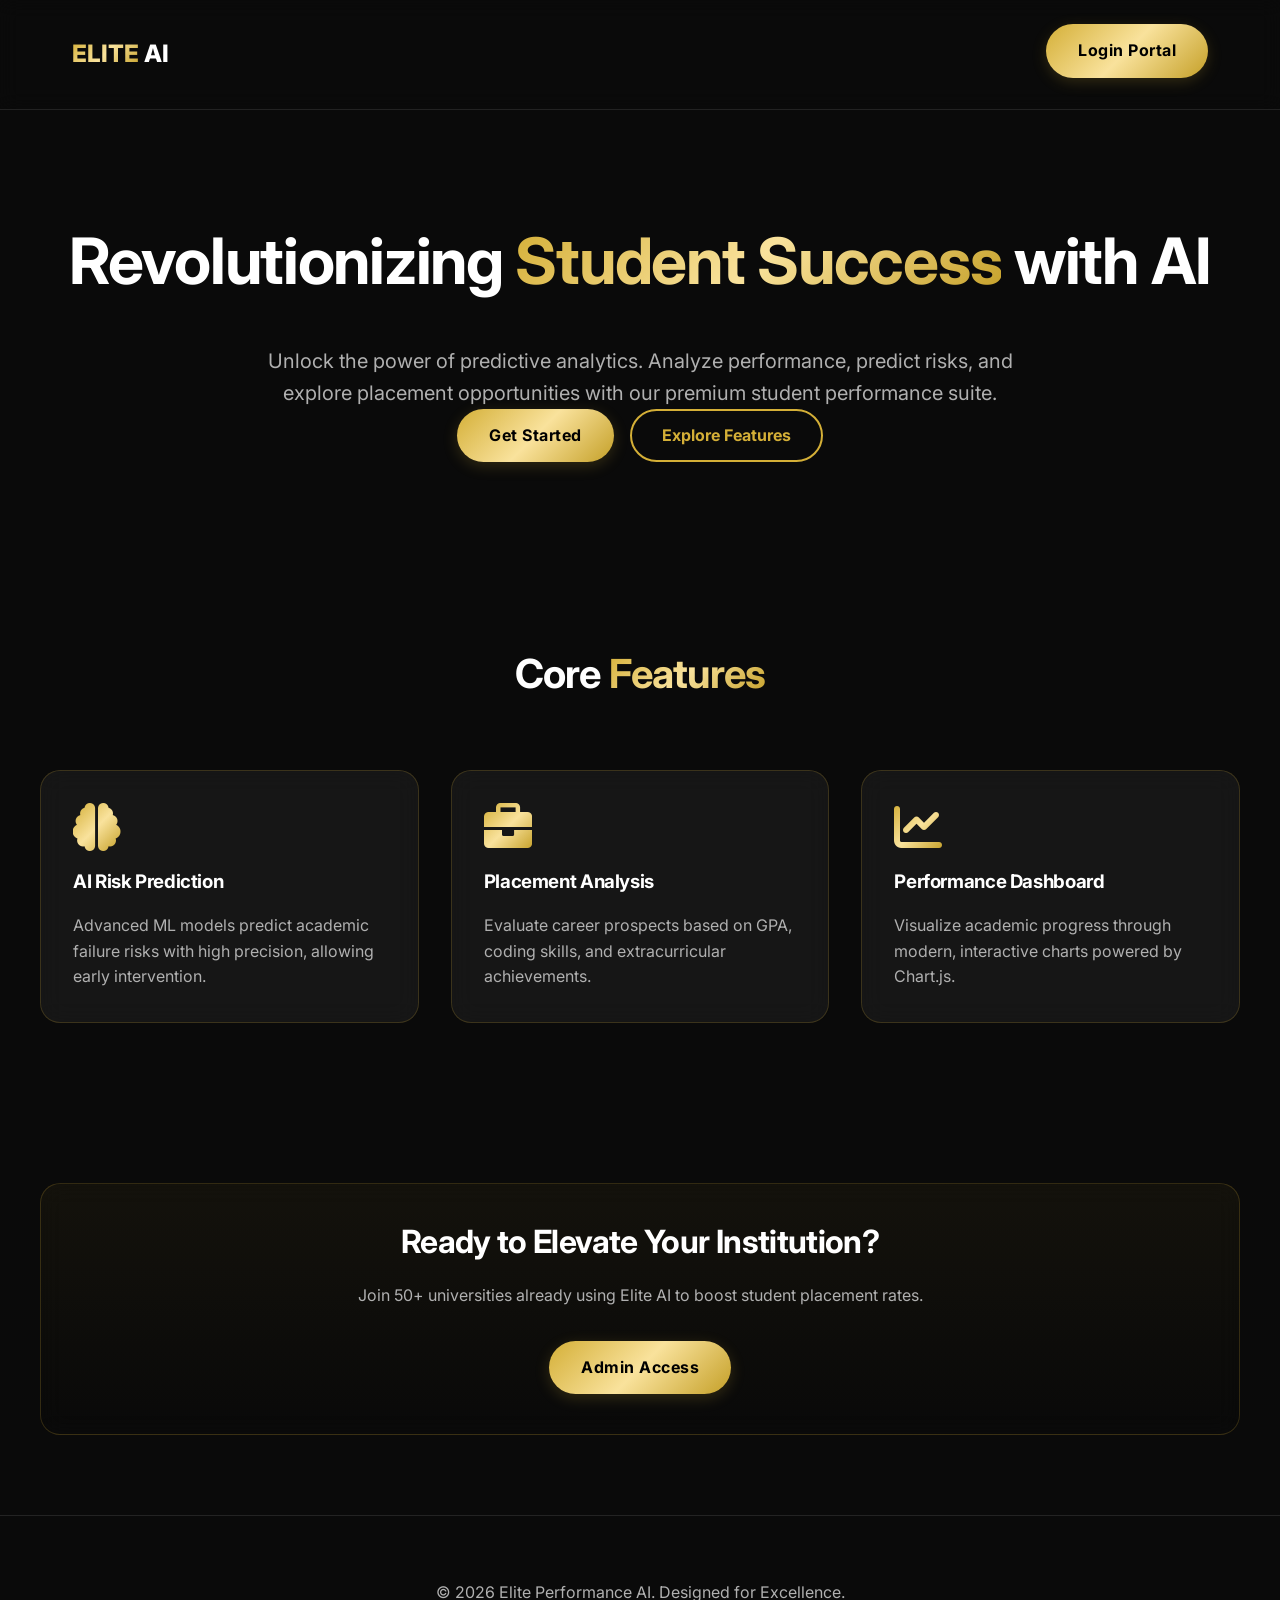
<file: index.html>
<!DOCTYPE html>
<html lang="en">

<head>
    <meta charset="UTF-8">
    <meta name="viewport" content="width=device-width, initial-scale=1.0">
    <title>Elite Performance AI | Student Performance Analyzer</title>
    <link rel="stylesheet" href="style.css">
    <link rel="stylesheet" href="https://cdnjs.cloudflare.com/ajax/libs/font-awesome/6.0.0/css/all.min.css">
    <link href="https://fonts.googleapis.com/css2?family=Inter:wght@400;600;700;800&display=swap" rel="stylesheet">
</head>

<body>
    <nav>
        <div class="container nav-content">
            <div class="logo"><span class="gold-gradient-text">ELITE</span> AI</div>
            <div class="nav-links">
                <a href="login.html" class="btn-premium">Login Portal</a>
            </div>
        </div>
    </nav>

    <main>
        <section class="hero container p-y-100 text-center">
            <div class="animate-fade-in">
                <h1 class="font-huge m-b-2">Revolutionizing <span class="gold-gradient-text">Student Success</span> with
                    AI</h1>
                <p class="font-lead gray-text max-w-800 m-auto m-b-3">
                    Unlock the power of predictive analytics. Analyze performance, predict risks, and explore placement
                    opportunities with our premium student performance suite.
                </p>
                <div class="flex-row gap-1 justify-center">
                    <a href="login.html" class="btn-premium">Get Started</a>
                    <a href="#features" class="btn-outline-gold">Explore Features</a>
                </div>
            </div>
        </section>

        <section id="features" class="container p-y-80">
            <h2 class="text-center font-large m-b-4">Core <span class="gold-gradient-text">Features</span></h2>
            <div class="grid-3">
                <div class="glass-card">
                    <i class="fas fa-brain fa-3x gold-gradient-text m-b-1"></i>
                    <h3>AI Risk Prediction</h3>
                    <p class="gray-text m-t-1">Advanced ML models predict academic failure risks with high precision,
                        allowing early intervention.</p>
                </div>
                <div class="glass-card">
                    <i class="fas fa-briefcase fa-3x gold-gradient-text m-b-1"></i>
                    <h3>Placement Analysis</h3>
                    <p class="gray-text m-t-1">Evaluate career prospects based on GPA, coding skills, and
                        extracurricular achievements.</p>
                </div>
                <div class="glass-card">
                    <i class="fas fa-chart-line fa-3x gold-gradient-text m-b-1"></i>
                    <h3>Performance Dashboard</h3>
                    <p class="gray-text m-t-1">Visualize academic progress through modern, interactive charts powered by
                        Chart.js.</p>
                </div>
            </div>
        </section>

        <section class="container p-y-80 text-center">
            <div class="glass-card animate-fade-in hero-cta-bg">
                <h2 class="font-medium m-b-1">Ready to Elevate Your Institution?</h2>
                <p class="gray-text m-b-2">Join 50+ universities already using Elite AI to boost student placement
                    rates.</p>
                <a href="login.html" class="btn-premium">Admin Access</a>
            </div>
        </section>
    </main>
    <footer class="p-y-4 border-top text-center">
        <p class="gray-text">&copy; 2026 Elite Performance AI. Designed for Excellence.</p>
    </footer>
    <script src="script.js"></script>
</body>

</html>
</file>
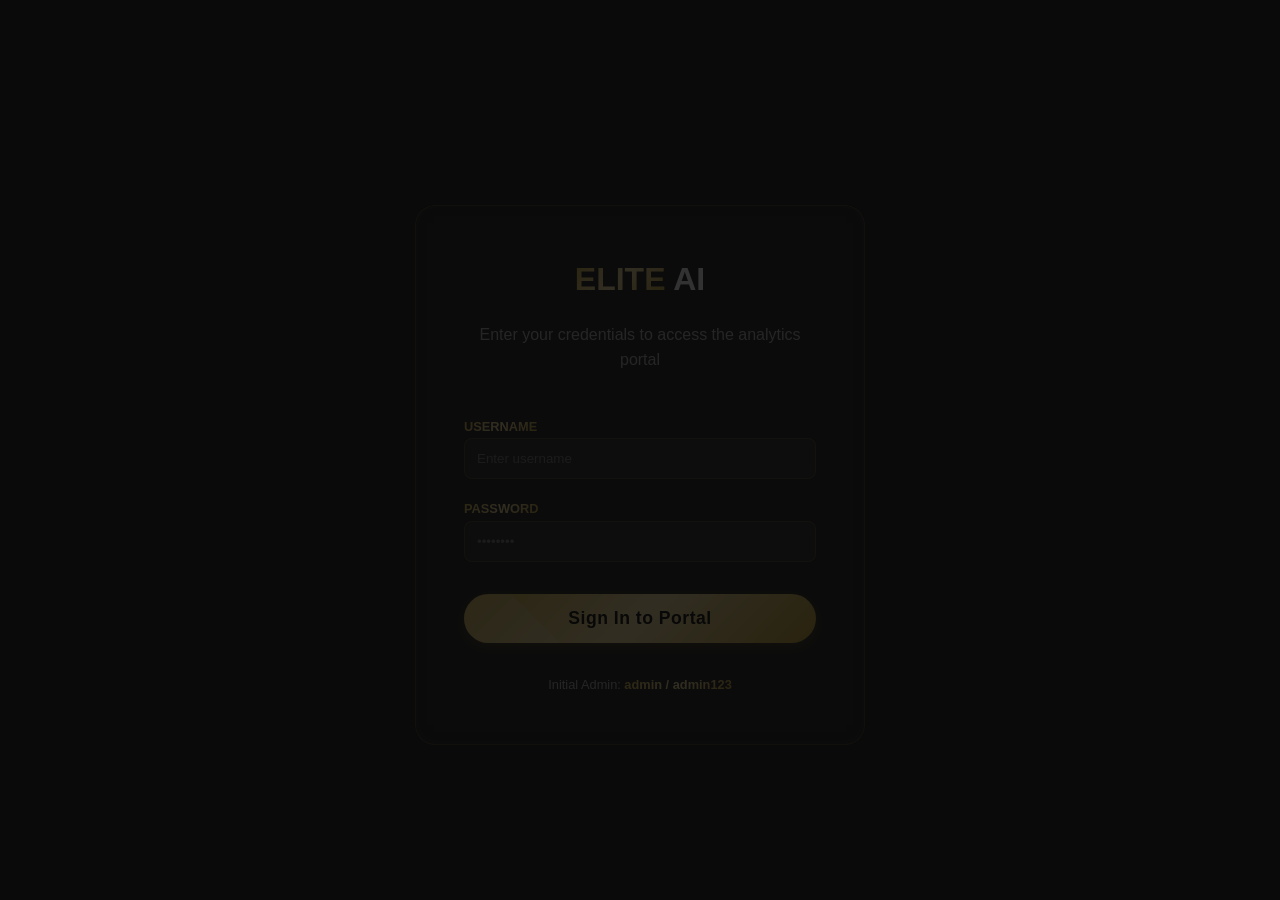
<file: admin.html>
<!DOCTYPE html>
<html lang="en">

<head>
    <meta charset="UTF-8">
    <meta name="viewport" content="width=device-width, initial-scale=1.0">
    <title>Elite AI | Managed Admin Console</title>
    <!-- External CSS -->
    <link rel="stylesheet" href="style.css">
    <!-- Font Awesome -->
    <link rel="stylesheet" href="https://cdnjs.cloudflare.com/ajax/libs/font-awesome/6.0.0/css/all.min.css">
    <!-- Google Fonts -->
    <link href="https://fonts.googleapis.com/css2?family=Inter:wght@300;400;500;600;700&display=swap" rel="stylesheet">
</head>

<body onload="initializeDashboard()">
    <!-- Premium Sidebar -->
    <div class="sidebar">
        <div class="logo">
            <span class="gold-gradient-text">ELITE</span> AI
        </div>
        <nav class="sidebar-nav">
            <a href="admin.html" class="nav-item active">
                <i class="fas fa-users"></i>
                <span>All Students</span>
            </a>
            <button type="button" onclick="showAddModal()" class="nav-item btn-trigger">
                <i class="fas fa-plus"></i>
                <span>Add Student</span>
            </button>
        </nav>
        <button type="button" onclick="logout()" class="logout-btn">
            <i class="fas fa-sign-out-alt"></i>
            <span>Logout</span>
        </button>
    </div>
    <!-- Main Content Area -->
    <main class="main-content">
        <header class="dashboard-header">
            <div>
                <h1>Admin <span class="gold-gradient-text">Dashboard</span></h1>
                <p class="subtitle">Manage student data and performance metrics.</p>
            </div>
            <div class="header-actions">
                <div class="stats-mini">
                    <span id="studentCount">0</span> Students Enrolled
                </div>
            </div>
        </header>
        <!-- Student Records Table -->
        <section class="table-container glass-card">
            <div class="table-wrapper">
                <table id="mainTable">
                    <thead>
                        <tr>
                            <th>Roll No</th>
                            <th>Student Name</th>
                            <th>Department</th>
                            <th>GPA</th>
                            <th>Attendance</th>
                            <th>Actions</th>
                        </tr>
                    </thead>
                    <tbody id="studentTableBody">
                        <!-- Dynamic Rows Injected via script.js -->
                    </tbody>
                </table>
            </div>
            <!-- Empty State Message -->
            <div id="noDataMessage" class="empty-state">
                <i class="fas fa-folder-open fa-3x"></i>
                <p>No student records found in the database.</p>
            </div>
        </section>
    </main>
    <!-- Add Student Modal (Glassmorphism Modal) -->
    <div id="studentModal" class="modal-overlay">
        <div class="modal-content glass-card animate-fade-in">
            <div class="modal-header">
                <h2>Enroll <span class="gold-gradient-text">New Student</span></h2>
                <button type="button" class="close-btn" onclick="hideAddModal()" aria-label="Close modal">
                    <i class="fas fa-times"></i>
                </button>
            </div>
            <form id="addStudentForm" onsubmit="handleAddStudent(event)" class="premium-form">
                <div class="form-grid">
                    <div class="form-group">
                        <label for="sName">Full Name</label>
                        <input type="text" id="sName" placeholder="e.g. John Doe" required autocomplete="off">
                    </div>
                    <div class="form-group">
                        <label for="sRoll">Roll No</label>
                        <input type="text" id="sRoll" placeholder="e.g. CS202601" required autocomplete="off">
                    </div>
                </div>
                <div class="form-group full-width">
                    <label for="sDept">Academic Department</label>
                    <input type="text" id="sDept" placeholder="e.g. Computer Science" required autocomplete="off">
                </div>
                <div class="form-grid">
                    <div class="form-group">
                        <label for="sAttendance">Attendance (%)</label>
                        <input type="number" step="0.01" min="0" max="100" id="sAttendance" placeholder="85.5" required>
                    </div>
                    <div class="form-group">
                        <label for="sGPA">Overall GPA</label>
                        <input type="number" step="0.01" min="0" max="10" id="sGPA" placeholder="8.5" required>
                    </div>
                </div>
                <div class="form-grid">
                    <div class="form-group">
                        <label for="sCoding">Coding (0-10)</label>
                        <input type="number" min="0" max="10" id="sCoding" placeholder="9" required>
                    </div>
                    <div class="form-group">
                        <label for="sComm">Comm. (0-10)</label>
                        <input type="number" min="0" max="10" id="sComm" placeholder="8" required>
                    </div>
                </div>
                <div class="form-actions">
                    <button type="submit" class="btn-premium">Commit Record</button>
                    <button type="button" class="btn-outline-gold" onclick="hideAddModal()">Cancel</button>
                </div>
            </form>
        </div>
    </div>
    <!-- Notification system container -->
    <div id="notificationArea"></div>
    <!-- Main JavaScript Logic -->
    <script src="script.js"></script>
</body>

</html>
</file>
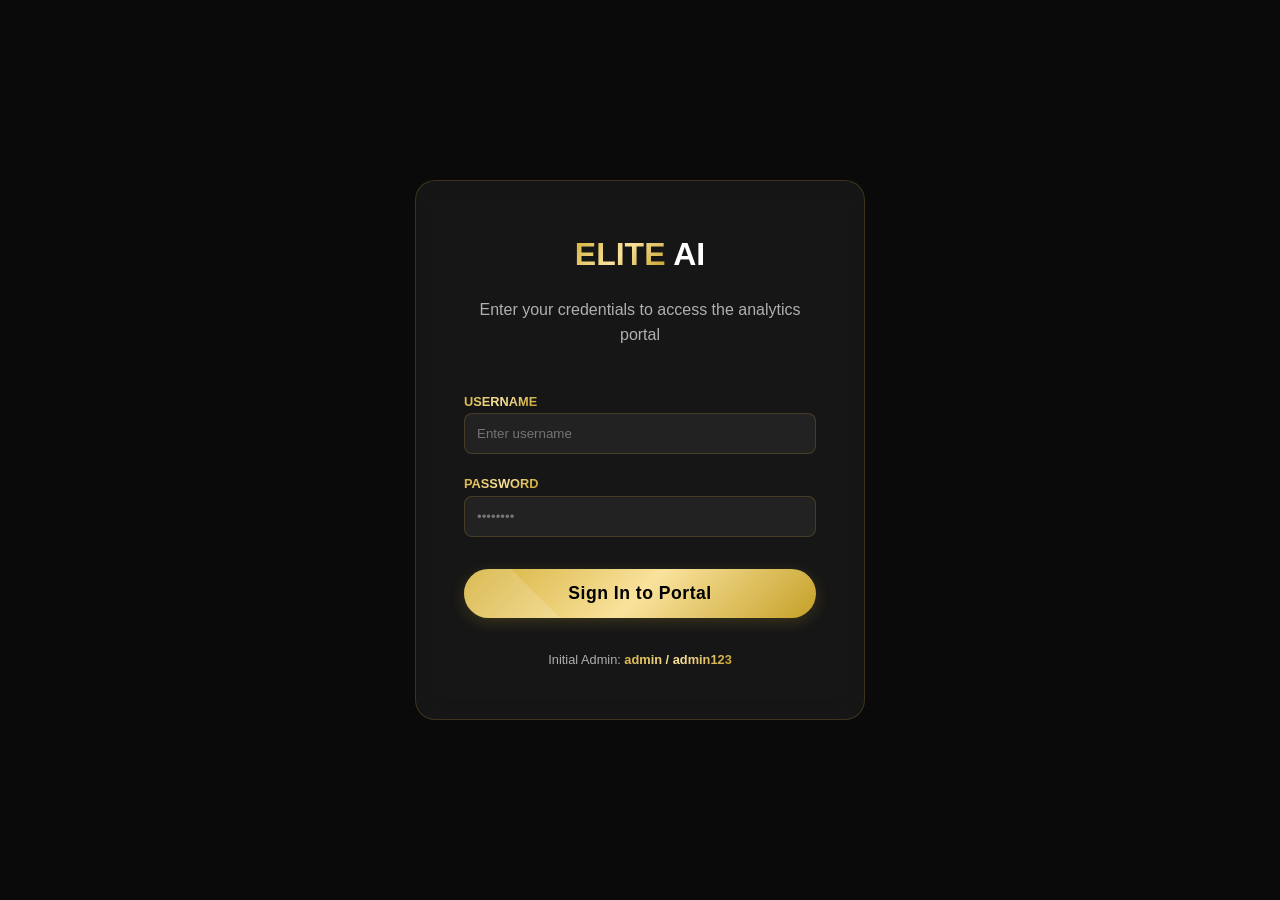
<file: login.html>
<!DOCTYPE html>
<html lang="en">

<head>
    <meta charset="UTF-8">
    <meta name="viewport" content="width=device-width, initial-scale=1.0">
    <title>Elite Performance AI | Secure Access</title>
    <link rel="stylesheet" href="style.css">
    <link rel="stylesheet" href="https://cdnjs.cloudflare.com/ajax/libs/font-awesome/6.0.0/css/all.min.css">
</head>

<body class="flex-center vh-100 overflow-hidden">

    <div class="glass-card animate-fade-in w-100 max-w-450 p-3">
        <div class="text-center m-b-2-5">
            <div class="logo font-medium m-b-1">
                <span class="gold-gradient-text">ELITE</span> AI
            </div>
            <p class="gray-text">Enter your credentials to access the analytics portal</p>
        </div>

        <form id="loginForm" onsubmit="handleLogin(event)">
            <div class="m-b-1">
                <label class="m-b-1 small-text uppercase gold-gradient-text font-bold">Username</label>
                <input type="text" id="username" required placeholder="Enter username" class="input-premium"
                    autocomplete="username">
            </div>
            <div class="m-b-2">
                <label class="m-b-1 small-text uppercase gold-gradient-text font-bold">Password</label>
                <input type="password" id="password" required placeholder="••••••••" class="input-premium"
                    autocomplete="current-password">
            </div>

            <button type="submit" class="btn-premium w-100 font-1-1 p-14">Sign In to Portal</button>
        </form>

        <div class="m-t-2 text-center small-text">
            <p class="gray-text">Initial Admin: <span class="gold-gradient-text font-bold">admin / admin123</span></p>
        </div>
    </div>

    <script src="script.js"></script>
</body>

</html>
</file>
<file: style.css>
/* Luxury UI Design System */
:root {
    --primary-gold: #D4AF37;
    --secondary-gold: #C5A028;
    --dark-bg: #0A0A0A;
    --card-bg: rgba(255, 255, 255, 0.05);
    --glass-border: rgba(212, 175, 55, 0.2);
    --text-white: #FFFFFF;
    --text-gray: #B0B0B0;
    --danger-red: #FF4D4D;
    --warning-yellow: #FFD700;
    --success-green: #00FF7F;
    --accent-gradient: linear-gradient(135deg, #D4AF37 0%, #F9E29C 50%, #C5A028 100%);
}

* {
    margin: 0;
    padding: 0;
    box-sizing: border-box;
    font-family: 'Inter', 'Segoe UI', Roboto, sans-serif;
}

body {
    background-color: var(--dark-bg);
    color: var(--text-white);
    line-height: 1.6;
    overflow-x: hidden;
}

/* Glassmorphism Utility */
.glass-card {
    background: var(--card-bg);
    backdrop-filter: blur(12px);
    -webkit-backdrop-filter: blur(12px);
    border: 1px solid var(--glass-border);
    border-radius: 20px;
    padding: 2rem;
    transition: all 0.4s cubic-bezier(0.175, 0.885, 0.32, 1.275);
}

.glass-card:hover {
    transform: translateY(-10px);
    border-color: var(--primary-gold);
    box-shadow: 0 10px 30px rgba(212, 175, 55, 0.15);
}

/* Luxury Typography */
h1,
h2,
h3 {
    font-weight: 700;
    letter-spacing: -0.02em;
}

.gold-gradient-text {
    background: var(--accent-gradient);
    -webkit-background-clip: text;
    background-clip: text;
    -webkit-text-fill-color: transparent;
}

/* Premium Buttons */
.btn-premium {
    background: var(--accent-gradient);
    color: #000;
    border: none;
    padding: 14px 32px;
    border-radius: 50px;
    font-weight: 700;
    cursor: pointer;
    transition: all 0.4s cubic-bezier(0.175, 0.885, 0.32, 1.275);
    text-decoration: none;
    display: inline-block;
    text-align: center;
    position: relative;
    overflow: hidden;
    box-shadow: 0 4px 15px rgba(212, 175, 55, 0.2);
    letter-spacing: 0.5px;
}

.btn-premium::before {
    content: '';
    position: absolute;
    top: 50%;
    left: 50%;
    width: 300%;
    height: 300%;
    background: rgba(255, 255, 255, 0.15);
    transform: translate(-50%, -50%) rotate(45deg) translateY(100%);
    transition: all 0.6s ease;
}

.btn-premium:hover {
    transform: translateY(-3px) scale(1.02);
    box-shadow: 0 8px 25px rgba(212, 175, 55, 0.4);
}

.btn-premium:hover::before {
    transform: translate(-50%, -50%) rotate(45deg) translateY(-100%);
}

.btn-premium:active {
    transform: translateY(1px) scale(0.98);
}

.btn-outline-gold {
    background: transparent;
    border: 2px solid var(--primary-gold);
    color: var(--primary-gold);
    padding: 12px 30px;
    border-radius: 50px;
    font-weight: 700;
    cursor: pointer;
    transition: all 0.4s cubic-bezier(0.175, 0.885, 0.32, 1.275);
    text-decoration: none;
    position: relative;
    z-index: 1;
    overflow: hidden;
}

.btn-outline-gold::before {
    content: '';
    position: absolute;
    top: 0;
    left: -100%;
    width: 100%;
    height: 100%;
    background: var(--primary-gold);
    transition: all 0.4s cubic-bezier(0.23, 1, 0.32, 1);
    z-index: -1;
}

.btn-outline-gold:hover {
    color: #000;
    transform: translateY(-3px);
    box-shadow: 0 8px 20px rgba(212, 175, 55, 0.2);
}

.btn-outline-gold:hover::before {
    left: 0;
}

.btn-outline-gold:active {
    transform: translateY(1px);
}

/* Animations */
@keyframes fadeInUp {
    from {
        opacity: 0;
        transform: translateY(30px);
    }

    to {
        opacity: 1;
        transform: translateY(0);
    }
}

.animate-fade-in {
    animation: fadeInUp 0.8s ease-out forwards;
}

/* Responsive Grid */
.container {
    max-width: 1200px;
    margin: 0 auto;
    padding: 0 2rem;
}

/* Navbar */
nav {
    padding: 1.5rem 0;
    border-bottom: 1px solid rgba(255, 255, 255, 0.1);
    position: sticky;
    top: 0;
    z-index: 1000;
    background: rgba(10, 10, 10, 0.8);
    backdrop-filter: blur(10px);
}

.nav-content {
    display: flex;
    justify-content: space-between;
    align-items: center;
}

.logo {
    font-size: 1.5rem;
    font-weight: 800;
}

/* Sidebar for Dashboards */
.sidebar {
    width: 280px;
    height: 100vh;
    background: rgba(255, 255, 255, 0.02);
    border-right: 1px solid var(--glass-border);
    position: fixed;
    left: 0;
    top: 0;
    padding: 2rem;
}

.main-content {
    margin-left: 280px;
    padding: 2rem;
}

/* Charts and Gauges */
.chart-container {
    margin-top: 2rem;
    height: 300px;
}

/* Table Enhancements */
tr:hover {
    background: rgba(212, 175, 55, 0.05);
}

td {
    color: var(--text-gray);
}

/* Notifications */
.notification {
    position: fixed;
    top: 20px;
    right: 20px;
    background: var(--accent-gradient);
    color: #000;
    padding: 1rem 2rem;
    border-radius: 10px;
    font-weight: 700;
    z-index: 9999;
    box-shadow: 0 10px 30px rgba(0, 0, 0, 0.5);
    animation: slideInRight 0.5s ease-out;
}

@keyframes slideInRight {
    from {
        transform: translateX(100%);
        opacity: 0;
    }

    to {
        transform: translateX(0);
        opacity: 1;
    }
}

/* Student Rank Badge */
.rank-badge {
    background: var(--primary-gold);
    color: #000;
    padding: 2px 8px;
    border-radius: 4px;
    font-size: 0.75rem;
    font-weight: 800;
    margin-right: 10px;
}

/* Utility Classes */
.flex-column {
    display: flex;
    flex-direction: column;
}

.flex-row {
    display: flex;
    flex-direction: row;
}

.justify-between {
    justify-content: space-between;
}

.justify-center {
    justify-content: center;
}

.align-center {
    align-items: center;
}

.text-center {
    text-align: center;
}

.text-right {
    text-align: right;
}

.gap-1 {
    gap: 1rem;
}

.gap-2 {
    gap: 2rem;
}

.m-b-1 {
    margin-bottom: 1rem;
}

.m-b-1-5 {
    margin-bottom: 1.5rem;
}

.m-b-2 {
    margin-bottom: 2rem;
}

.m-b-2-5 {
    margin-bottom: 2.5rem;
}

.m-b-3 {
    margin-bottom: 3rem;
}

.m-b-4 {
    margin-bottom: 4rem;
}

.m-t-1 {
    margin-top: 1rem;
}

.m-t-2 {
    margin-top: 2rem;
}

.m-t-3 {
    margin-top: 3rem;
}

.m-t-4 {
    margin-top: 4rem;
}

.m-auto {
    margin: 0 auto;
}

.p-2 {
    padding: 2rem;
}

.p-3 {
    padding: 3rem;
}

.p-y-4 {
    padding: 4rem 0;
}

.p-y-100 {
    padding: 100px 0;
}

.p-y-80 {
    padding: 80px 0;
}

.p-b-1-5 {
    padding-bottom: 1.5rem;
}

.p-b-0-5 {
    padding-bottom: 0.5rem;
}

.w-100 {
    width: 100%;
}

.max-w-800 {
    max-width: 800px;
}

.max-w-450 {
    max-width: 450px;
}

.vh-100 {
    height: 100vh;
}

.overflow-hidden {
    overflow: hidden;
}

.flex-center {
    display: flex;
    align-items: center;
    justify-content: center;
}

.border-top {
    border-top: 1px solid rgba(255, 255, 255, 0.1);
}

.border-bottom-gold {
    border-bottom: 2px solid var(--primary-gold);
}

.border-bottom-glass {
    border-bottom: 1px solid var(--glass-border);
}

/* Typography Extensions */
.font-bold {
    font-weight: 700;
}

.font-extrabold {
    font-weight: 800;
}

.font-huge {
    font-size: 4rem;
}

.font-large {
    font-size: 2.5rem;
}

.font-medium {
    font-size: 2rem;
}

.font-lead {
    font-size: 1.25rem;
}

.font-1-1 {
    font-size: 1.1rem;
}

.small-text {
    font-size: 0.8rem;
}

.uppercase {
    text-transform: uppercase;
}

.gray-text {
    color: var(--text-gray);
}

/* Grid Utilities */
.grid-2 {
    display: grid;
    grid-template-columns: 1fr 1fr;
    gap: 3rem;
}

.grid-3 {
    display: grid;
    grid-template-columns: repeat(auto-fit, minmax(280px, 1fr));
    gap: 2rem;
}

.grid-2-1 {
    display: grid;
    grid-template-columns: 2fr 1.2fr;
    gap: 2rem;
}

.grid-1-2 {
    display: grid;
    grid-template-columns: 1.2fr 2fr;
    gap: 2rem;
}

/* Dashboard & Specific Components */
.score-value {
    font-size: 3.5rem;
    font-weight: 800;
}

.progress-bar-container {
    height: 6px;
    background: rgba(255, 255, 255, 0.1);
    border-radius: 3px;
    overflow: hidden;
    margin-top: 1.5rem;
}

.progress-bar-fill {
    height: 100%;
    background: var(--accent-gradient);
}

.status-badge {
    width: fit-content;
    margin: 15px auto;
    padding: 8px 20px;
    border-radius: 50px;
    color: #000;
    font-weight: 700;
}

.status-success {
    background: var(--success-green);
}

.status-warning {
    background: var(--warning-yellow);
}

.status-danger {
    background: var(--danger-red);
}

.pill-badge {
    padding: 0.5rem 1.5rem;
    border-radius: 50px;
}

.hero-cta-bg {
    background: linear-gradient(rgba(212, 175, 55, 0.05), rgba(0, 0, 0, 0));
}

.max-h-250 {
    max-height: 250px;
}

.input-premium {
    width: 100%;
    background: rgba(255, 255, 255, 0.05);
    border: 1px solid var(--glass-border);
    padding: 12px;
    border-radius: 8px;
    color: white;
    outline: none;
    transition: all 0.3s ease;
}

.input-premium:focus {
    border-color: var(--primary-gold);
    background: rgba(255, 255, 255, 0.08);
}

/* Custom Modal Scrollbar */
::-webkit-scrollbar {
    width: 6px;
}

::-webkit-scrollbar-track {
    background: rgba(255, 255, 255, 0.05);
}

::-webkit-scrollbar-thumb {
    background: var(--primary-gold);
    border-radius: 10px;
}
/* Premium Student Enrollment Portal Styling */
.premium-form {
    display: flex;
    flex-direction: column;
    gap: 1.5rem;
}

.form-grid {
    display: grid;
    grid-template-columns: 1fr 1fr;
    gap: 1.5rem;
}

.form-group {
    display: flex;
    flex-direction: column;
    gap: 0.8rem;
}

.form-group.full-width {
    grid-column: span 2;
}

.form-group label {
    font-size: 0.75rem;
    font-weight: 700;
    text-transform: uppercase;
    letter-spacing: 1.5px;
    color: var(--primary-gold);
    margin-left: 4px;
}

.form-group input {
    background: rgba(255, 255, 255, 0.03);
    border: 1px solid var(--glass-border);
    padding: 15px 20px;
    border-radius: 12px;
    color: #fff;
    font-size: 1rem;
    transition: all 0.4s cubic-bezier(0.165, 0.84, 0.44, 1);
    width: 100%;
}

.form-group input:focus {
    outline: none;
    border-color: var(--primary-gold);
    background: rgba(255, 255, 255, 0.08);
    box-shadow: 0 0 30px rgba(212, 175, 55, 0.15);
    transform: translateY(-2px);
}

.form-actions {
    display: flex;
    justify-content: flex-end;
    gap: 1.5rem;
    margin-top: 1.5rem;
    padding-top: 1.5rem;
    border-top: 1px solid var(--glass-border);
}

/* Modal Enhancements */
.modal-overlay {
    position: fixed;
    top: 0;
    left: 0;
    width: 100%;
    height: 100%;
    background: rgba(0, 0, 0, 0.9);
    backdrop-filter: blur(10px);
    display: none;
    align-items: center;
    justify-content: center;
    z-index: 2000;
    opacity: 0;
    transition: opacity 0.4s ease;
}

.modal-overlay.active {
    display: flex;
    opacity: 1;
}

.modal-content {
    width: 95%;
    max-width: 650px;
    transform: scale(0.9) translateY(40px);
    opacity: 0;
    transition: all 0.6s cubic-bezier(0.19, 1, 0.22, 1);
}

.modal-overlay.active .modal-content {
    transform: scale(1) translateY(0);
    opacity: 1;
}



/* Sidebar Premium Styling */
.nav-item {
    display: flex;
    align-items: center;
    gap: 1rem;
    padding: 12px 20px;
    border-radius: 12px;
    text-decoration: none;
    color: var(--text-gray);
    transition: all 0.3s cubic-bezier(0.4, 0, 0.2, 1);
    margin-bottom: 0.5rem;
    border: 1px solid transparent;
    background: transparent;
    width: 100%;
}

.nav-item i {
    font-size: 1.1rem;
    transition: transform 0.3s ease;
}

.nav-item.active {
    background: rgba(212, 175, 55, 0.1);
    color: var(--primary-gold);
    border-color: rgba(212, 175, 55, 0.2);
}

.nav-item:hover {
    background: rgba(255, 255, 255, 0.05);
    color: #fff;
    transform: translateX(5px);
}

.nav-item:hover i {
    transform: scale(1.2) rotate(5deg);
}

.logout-btn {
    position: absolute;
    bottom: 2rem;
    left: 2rem;
    right: 2rem;
    display: flex;
    align-items: center;
    gap: 1rem;
    padding: 12px 20px;
    border-radius: 12px;
    background: rgba(255, 77, 77, 0.05);
    border: 1px solid rgba(255, 77, 77, 0.2);
    color: var(--danger-red);
    cursor: pointer;
    transition: all 0.3s ease;
}

.logout-btn:hover {
    background: var(--danger-red);
    color: #fff;
    box-shadow: 0 4px 15px rgba(255, 77, 77, 0.3);
}



/* Table Premium Styling */
tr {
    transition: all 0.3s cubic-bezier(0.4, 0, 0.2, 1);
    border-bottom: 1px solid rgba(255, 255, 255, 0.02);
}

tr:hover {
    background: rgba(212, 175, 55, 0.05) !important;
    transform: scale(1.005) translateX(5px);
    box-shadow: -5px 5px 15px rgba(0, 0, 0, 0.2);
    z-index: 10;
    cursor: default;
}

td {
    padding: 1.4rem 1rem;
    font-size: 0.95rem;
}

th {
    padding: 1.5rem 1rem;
    text-transform: uppercase;
    font-size: 0.75rem;
    font-weight: 700;
    letter-spacing: 1.5px;
    color: var(--primary-gold);
    border-bottom: 2px solid var(--glass-border);
}



.max-h-350 {
    max-height: 350px;
}


/* PDF Export Styles */
.pdf-exporting {
    background-color: #0A0A0A !important;
    color: #FFFFFF !important;
    padding: 20px !important;
    width: 800px !important; /* Fixed width for consistent PDF A4 size */
    margin: 0 auto;
}

.pdf-exporting .glass-card {
    border: 1px solid rgba(212, 175, 55, 0.4) !important;
    background: rgba(255, 255, 255, 0.05) !important;
    backdrop-filter: none !important; /* Some PDF engines hate blur */
    box-shadow: none !important;
}

.pdf-exporting .gold-gradient-text {
    /* Solid color fallback for PDF renderer compatibility */
    background: none !important;
    color: #D4AF37 !important;
    -webkit-text-fill-color: #D4AF37 !important;
}
</file>
